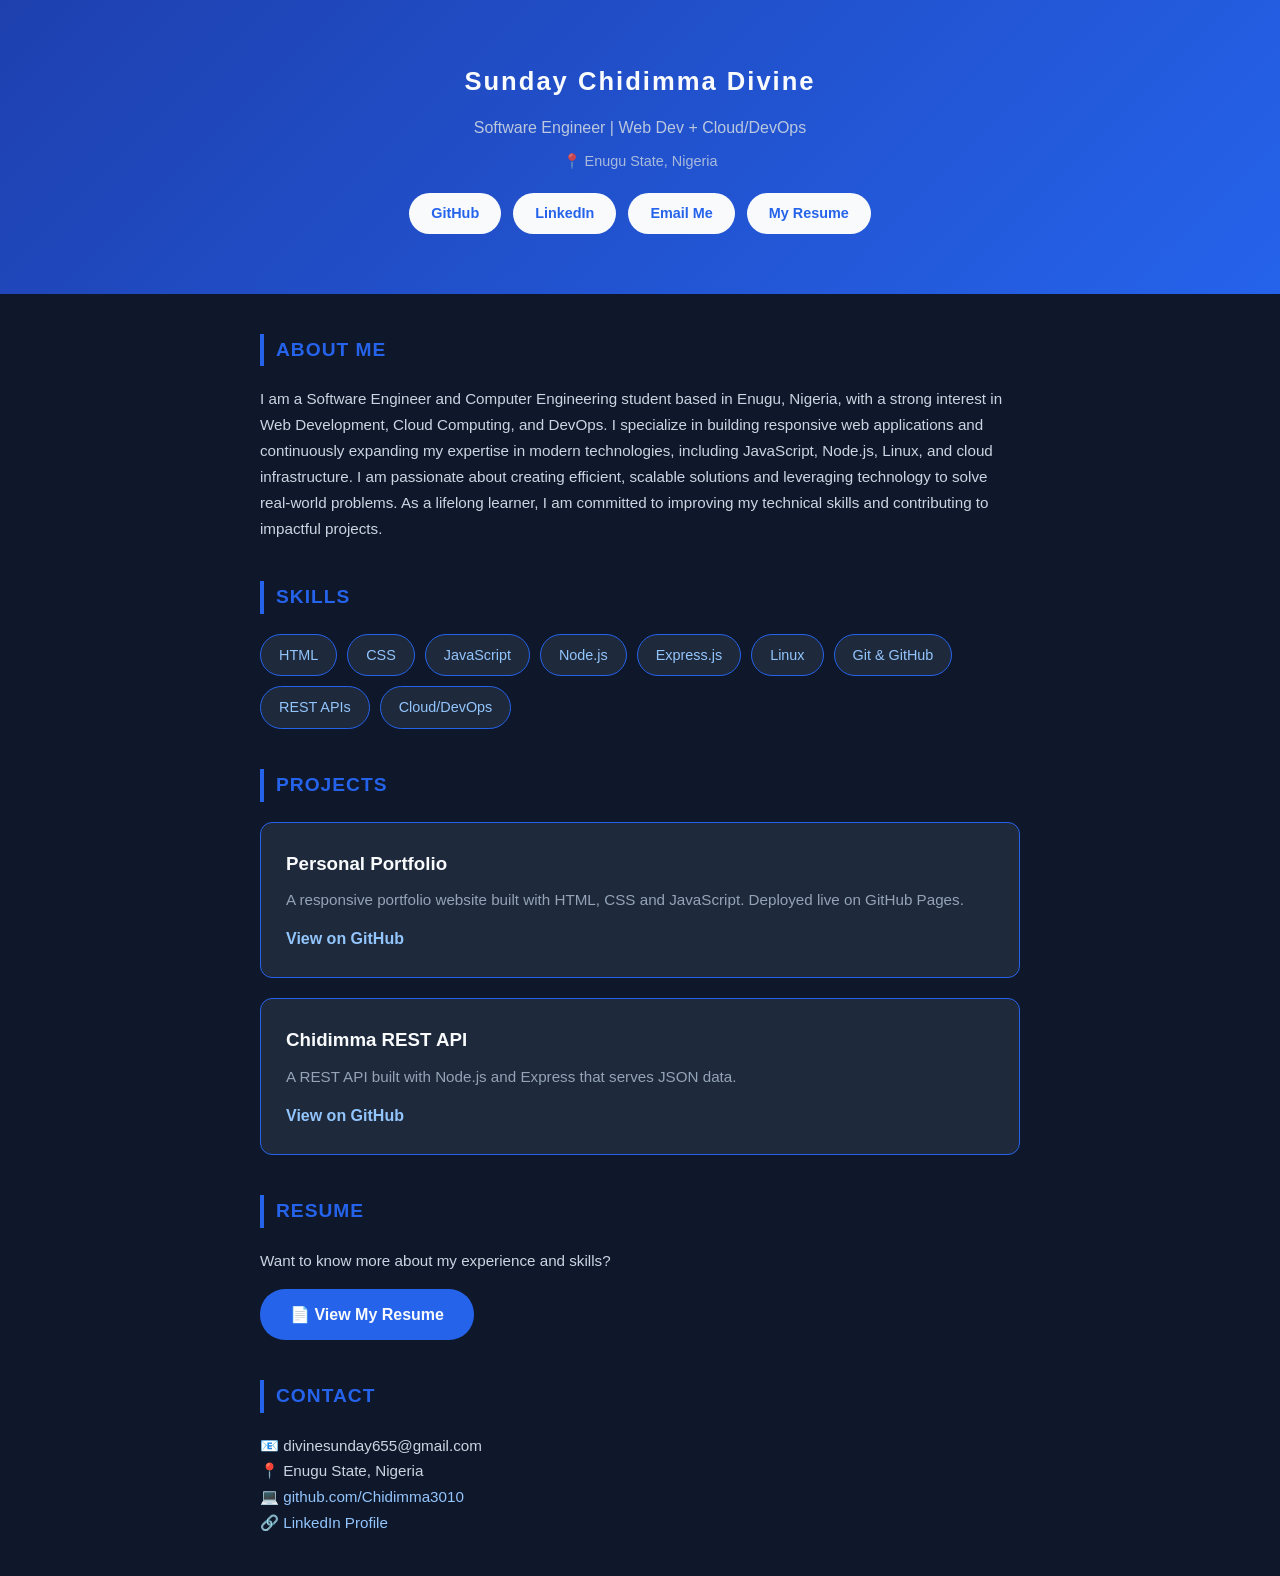
<file: index.html>
<!DOCTYPE html>
<html lang="en">
<head>
<meta charset="UTF-8" />
<meta name="viewport" content="width=device-width, initial-scale=1.0">
<title>Sunday Chidimma Divine | Software Engineer</title>
<link rel="stylesheet" href="style.css" />
</head>
<body>

<header>
<h1>Sunday Chidimma Divine</h1>
<p class="title">Software Engineer | Web Dev + Cloud/DevOps</p>
<p class="location">📍 Enugu State, Nigeria</p>
<div class="links">
<a href="https://github.com/Chidimma3010">GitHub</a>
<a href="https://www.linkedin.com/in/chidimma-divine-5548a1358">LinkedIn</a>
<a href="mailto:divinesunday655@gmail.com">Email Me</a>
<a href="resume.html">My Resume</a>
</div>
</header>

<section>
<h2>About Me</h2>
<p>I am a Software Engineer and Computer Engineering student based in Enugu, Nigeria, with a strong interest in Web Development, Cloud Computing, and DevOps. I specialize in building responsive web applications and continuously expanding my expertise in modern technologies, including JavaScript, Node.js, Linux, and cloud infrastructure. I am passionate about creating efficient, scalable solutions and leveraging technology to solve real-world problems. As a lifelong learner, I am committed to improving my technical skills and contributing to impactful projects.</p>
</section>

<section>
<h2>Skills</h2>
<div class="skills">
<span>HTML</span>
<span>CSS</span>
<span>JavaScript</span>
<span>Node.js</span>
<span>Express.js</span>
<span>Linux</span>
<span>Git & GitHub</span>
<span>REST APIs</span>
<span>Cloud/DevOps</span>
</div>
</section>

<section>
<h2>Projects</h2>
<div class="project">
<h3>Personal Portfolio</h3>
<p>A responsive portfolio website built with HTML, CSS and JavaScript. Deployed live on GitHub Pages.</p>
<a href="https://github.com/Chidimma3010/My-portfolio-">View on GitHub</a>
</div>
<div class="project">
<h3>Chidimma REST API</h3>
<p>A REST API built with Node.js and Express that serves JSON data.</p>
<a href="https://github.com/Chidimma3010/My---api">View on GitHub</a>
</div>
</section>

<section>
<h2>Resume</h2>
<p>Want to know more about my experience and skills?</p>
<a class="resume-btn" href="resume.html">📄 View My Resume</a>
</section>

<section>
<h2>Contact</h2>
<p>📧 divinesunday655@gmail.com</p>
<p>📍 Enugu State, Nigeria</p>
<p>💻 <a href="https://github.com/Chidimma3010">github.com/Chidimma3010</a></p>
<p>🔗 <a href="https://www.linkedin.com/in/chidimma-divine-5548a1358">LinkedIn Profile</a></p>
</section>

</body>
</html>
</file>
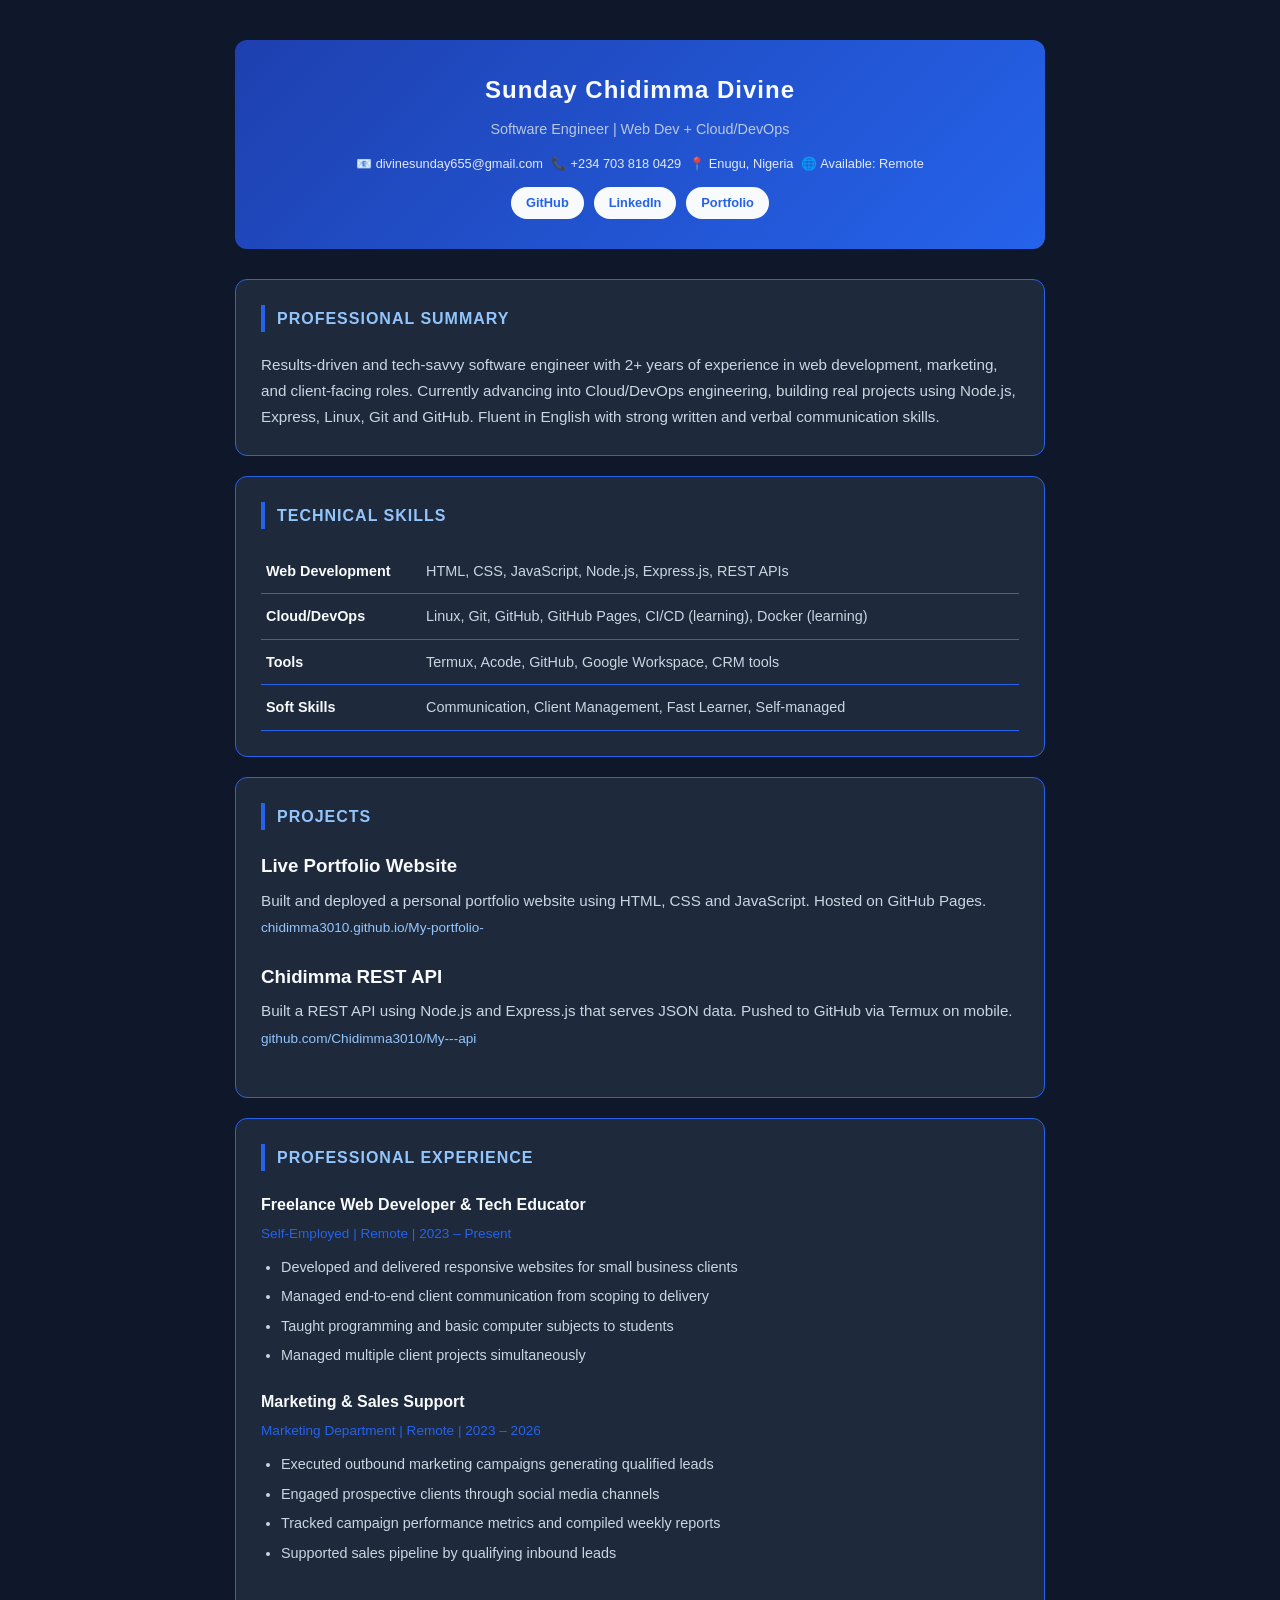
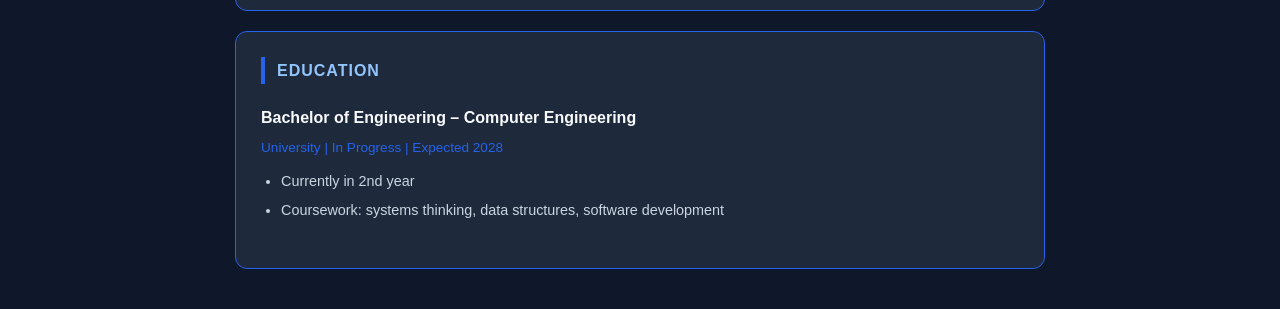
<file: resume.html>
<!DOCTYPE html>
<html lang="en">
<head>
<meta charset="UTF-8" />
<meta name="viewport" content="width=device-width, initial-scale=1.0">
<title>Sunday Chidimma Divine | Resume</title>
<link rel="stylesheet" href="resume.css" />
</head>
<body>
<div class="container">

<header>
<h1>Sunday Chidimma Divine</h1>
<p class="title">Software Engineer | Web Dev + Cloud/DevOps</p>
<div class="contact-info">
<span>📧 divinesunday655@gmail.com</span>
<span>📞 +234 703 818 0429</span>
<span>📍 Enugu, Nigeria</span>
<span>🌐 Available: Remote</span>
</div>
<div class="contact-links">
<a href="https://github.com/Chidimma3010">GitHub</a>
<a href="https://www.linkedin.com/in/chidimma-divine-5548a1358">LinkedIn</a>
<a href="https://chidimma3010.github.io/My-portfolio-">Portfolio</a>
</div>
</header>

<section>
<h2>Professional Summary</h2>
<p>Results-driven and tech-savvy software engineer with 2+ years of experience in web development, marketing, and client-facing roles. Currently advancing into Cloud/DevOps engineering, building real projects using Node.js, Express, Linux, Git and GitHub. Fluent in English with strong written and verbal communication skills.</p>
</section>

<section>
<h2>Technical Skills</h2>
<table>
<tr>
<td><strong>Web Development</strong></td>
<td>HTML, CSS, JavaScript, Node.js, Express.js, REST APIs</td>
</tr>
<tr>
<td><strong>Cloud/DevOps</strong></td>
<td>Linux, Git, GitHub, GitHub Pages, CI/CD (learning), Docker (learning)</td>
</tr>
<tr>
<td><strong>Tools</strong></td>
<td>Termux, Acode, GitHub, Google Workspace, CRM tools</td>
</tr>
<tr>
<td><strong>Soft Skills</strong></td>
<td>Communication, Client Management, Fast Learner, Self-managed</td>
</tr>
</table>
</section>

<section>
<h2>Projects</h2>
<div class="project">
<h3>Live Portfolio Website</h3>
<p>Built and deployed a personal portfolio website using HTML, CSS and JavaScript. Hosted on GitHub Pages.</p>
<a href="https://chidimma3010.github.io/My-portfolio-">chidimma3010.github.io/My-portfolio-</a>
</div>
<div class="project">
<h3>Chidimma REST API</h3>
<p>Built a REST API using Node.js and Express.js that serves JSON data. Pushed to GitHub via Termux on mobile.</p>
<a href="https://github.com/Chidimma3010/My---api">github.com/Chidimma3010/My---api</a>
</div>
</section>

<section>
<h2>Professional Experience</h2>
<div class="job">
<h3>Freelance Web Developer & Tech Educator</h3>
<p class="meta">Self-Employed | Remote | 2023 – Present</p>
<ul>
<li>Developed and delivered responsive websites for small business clients</li>
<li>Managed end-to-end client communication from scoping to delivery</li>
<li>Taught programming and basic computer subjects to students</li>
<li>Managed multiple client projects simultaneously</li>
</ul>
</div>
<div class="job">
<h3>Marketing & Sales Support</h3>
<p class="meta">Marketing Department | Remote | 2023 – 2026</p>
<ul>
<li>Executed outbound marketing campaigns generating qualified leads</li>
<li>Engaged prospective clients through social media channels</li>
<li>Tracked campaign performance metrics and compiled weekly reports</li>
<li>Supported sales pipeline by qualifying inbound leads</li>
</ul>
</div>
</section>

<section>
<h2>Education</h2>
<div class="job">
<h3>Bachelor of Engineering – Computer Engineering</h3>
<p class="meta">University | In Progress | Expected 2028</p>
<ul>
<li>Currently in 2nd year</li>
<li>Coursework: systems thinking, data structures, software development</li>
</ul>
</div>
</section>

</div>
</body>
</html>
</file>
<file: style.css>
* { margin: 0; padding: 0; box-sizing: border-box; }

body {
  font-family: 'Arial', sans-serif;
  background: #0F172A;
  color: #F8FAFC;
  line-height: 1.7;
}

header {
  background: linear-gradient(135deg, #1E40AF, #2563EB);
  color: #F8FAFC;
  padding: 60px 20px;
  text-align: center;
}

header h1 {
  font-size: 1.6em;
  letter-spacing: 2px;
  margin-bottom: 10px;
}

.title { font-size: 1em; opacity: 0.9; margin-bottom: 8px; }
.location { font-size: 0.9em; opacity: 0.8; margin-bottom: 20px; }

.links {
  display: flex;
  justify-content: center;
  gap: 12px;
  flex-wrap: wrap;
}

.links a {
  background: #F8FAFC;
  color: #2563EB;
  padding: 8px 22px;
  border-radius: 25px;
  text-decoration: none;
  font-weight: bold;
  font-size: 0.9em;
  transition: all 0.3s;
}

.links a:hover { background: #2563EB; color: #F8FAFC; }

section {
  max-width: 800px;
  margin: 40px auto;
  padding: 0 20px;
}

h2 {
  font-size: 1.2em;
  color: #2563EB;
  border-left: 4px solid #2563EB;
  padding-left: 12px;
  margin-bottom: 20px;
  text-transform: uppercase;
  letter-spacing: 1px;
}

p { color: #CBD5E1; font-size: 0.95em; }

.skills {
  display: flex;
  flex-wrap: wrap;
  gap: 10px;
}

.skills span {
  background: #1E293B;
  color: #93C5FD;
  border: 1px solid #2563EB;
  padding: 8px 18px;
  border-radius: 25px;
  font-size: 0.9em;
}

.project {
  background: #1E293B;
  border: 1px solid #2563EB;
  border-radius: 12px;
  padding: 25px;
  margin-bottom: 20px;
  transition: transform 0.3s;
}

.project:hover { transform: translateY(-4px); }

.project h3 { color: #F8FAFC; margin-bottom: 8px; }

.project p { color: #94A3B8; margin-bottom: 12px; }

.project a { color: #93C5FD; text-decoration: none; font-weight: bold; }

.resume-btn {
  display: inline-block;
  margin-top: 15px;
  background: #2563EB;
  color: #F8FAFC;
  padding: 12px 30px;
  border-radius: 25px;
  text-decoration: none;
  font-weight: bold;
  transition: opacity 0.3s;
}

.resume-btn:hover { opacity: 0.85; }

section a { color: #93C5FD; text-decoration: none; }

footer {
  text-align: center;
  padding: 30px;
  color: #475569;
  font-size: 0.85em;
  border-top: 1px solid #1E293B;
  margin-top: 60px;
}
</file>
<file: resume.css>
* { margin: 0; padding: 0; box-sizing: border-box; }

body {
  font-family: Arial, sans-serif;
  background: #0F172A;
  color: #F8FAFC;
  line-height: 1.7;
}

.container { max-width: 850px; margin: 40px auto; padding: 0 20px; }

header {
  background: linear-gradient(135deg, #1E40AF, #2563EB);
  color: #F8FAFC;
  padding: 30px;
  border-radius: 12px;
  text-align: center;
  margin-bottom: 30px;
}

header h1 {
  font-size: 1.5em;
  letter-spacing: 1px;
  margin-bottom: 6px;
  white-space: nowrap;
}

.title { font-size: 0.9em; opacity: 0.9; margin-bottom: 12px; }

.contact-info {
  display: flex;
  flex-wrap: wrap;
  justify-content: center;
  gap: 8px;
  font-size: 0.8em;
  margin-bottom: 12px;
  opacity: 0.9;
}

.contact-links {
  display: flex;
  justify-content: center;
  gap: 10px;
  flex-wrap: wrap;
}

.contact-links a {
  background: #F8FAFC;
  color: #2563EB;
  padding: 5px 15px;
  border-radius: 25px;
  text-decoration: none;
  font-weight: bold;
  font-size: 0.8em;
}

section {
  background: #1E293B;
  border: 1px solid #2563EB;
  border-radius: 12px;
  padding: 25px;
  margin-bottom: 20px;
}

h2 {
  color: #93C5FD;
  border-left: 4px solid #2563EB;
  padding-left: 12px;
  margin-bottom: 20px;
  text-transform: uppercase;
  letter-spacing: 1px;
  font-size: 1em;
}

p { color: #CBD5E1; font-size: 0.95em; }

table { width: 100%; border-collapse: collapse; }
table tr { border-bottom: 1px solid #2563EB; }
table td { padding: 10px 5px; font-size: 0.9em; color: #CBD5E1; }
table td:first-child { color: #F8FAFC; width: 160px; }

.project { margin-bottom: 20px; }
.project h3 { color: #F8FAFC; margin-bottom: 6px; }
.project a { color: #93C5FD; font-size: 0.85em; }

.job { margin-bottom: 20px; }
.job h3 { color: #F8FAFC; font-size: 1em; margin-bottom: 4px; }
.meta { color: #2563EB; font-size: 0.85em; margin-bottom: 10px; }

ul { padding-left: 20px; }
ul li { color: #CBD5E1; font-size: 0.9em; margin-bottom: 5px; }

a { color: #93C5FD; text-decoration: none; }
</file>
